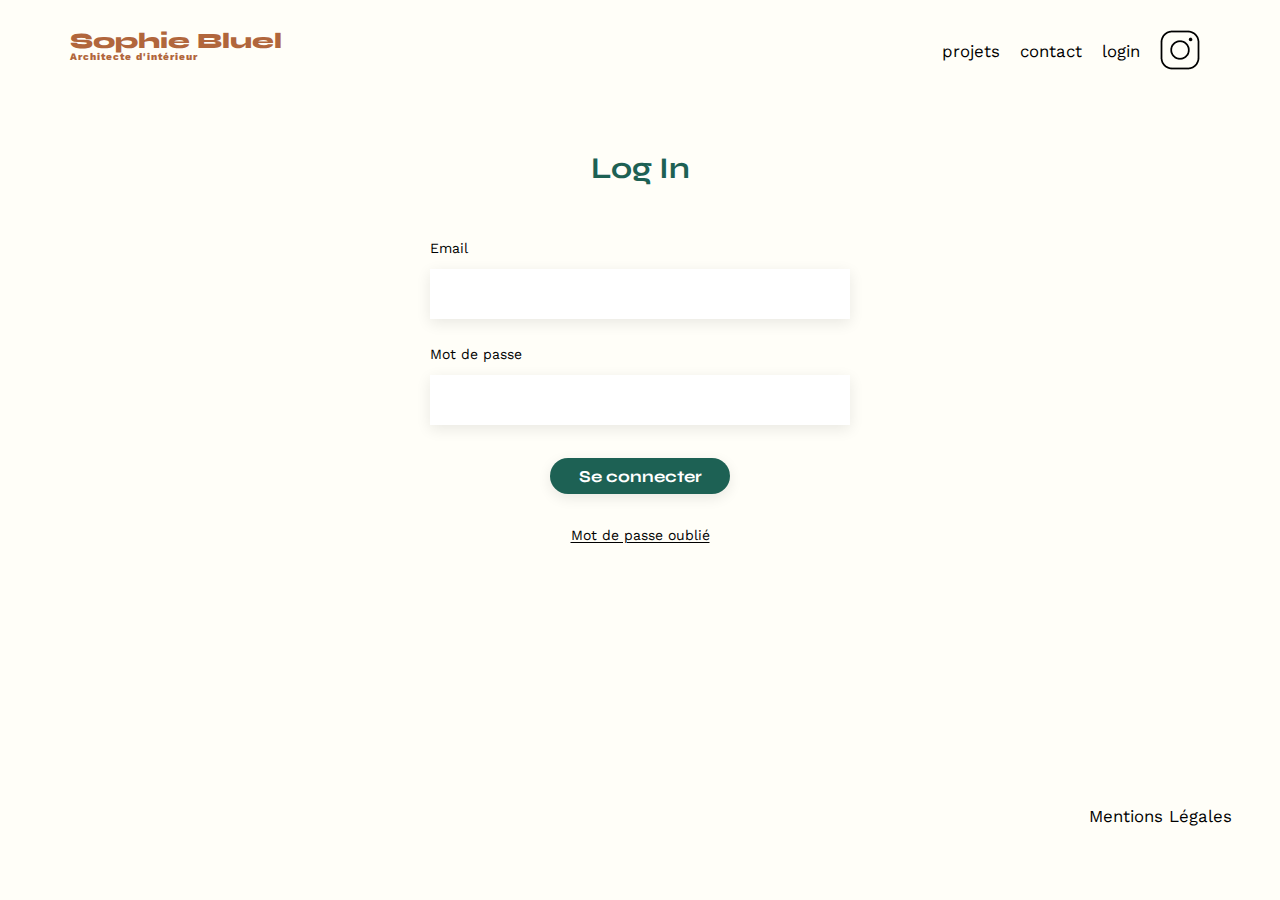
<file: FrontEnd/login.html>
<!DOCTYPE html>
<html lang="en">
<head>
    <meta charset="UTF-8">
	<title>Sophie Bluel - Architecte d'intérieur</title>
	<meta name="viewport" content="width=device-width, initial-scale=1.0">
	<link rel="preconnect" href="https://fonts.googleapis.com">
	<link rel="preconnect" href="https://fonts.gstatic.com" crossorigin>
	<link href="https://fonts.googleapis.com/css2?family=Syne:wght@700;800&family=Work+Sans&display=swap" rel="stylesheet">
	<meta name="description" content="">
	<link rel="stylesheet" href="./assets/style.css">
	<script src="login.js" defer></script>
</head>
<body>
    <header>
        <h1>Sophie Bluel <span>Architecte d'intérieur</span></h1>
        <nav>
            <ul>
                <li><a href="index.html">projets</a></li>
                <li>contact</li>
                <li>login</li>
                <li><img src="./assets/icons/instagram.png" alt="Instagram"></li>
            </ul>
        </nav>
    </header>
    <main>
        <section id="login">
            <h2>Log In</h2>
            
            <form action="#" method="post">
                
                <label for="email">Email</label>
                <input type="email" id="email" name="email" autocomplete="email" required>
                <p class="erreurEmail">adresse email incorrect</p>
                <label for="password">Mot de passe</label>
                <input type="password" name="password" id="password" required>
                <p class="erreurMotdepasse">mot de passe incorret</p>
                <button type="submit" id="loginButton">Se connecter </button>
            </form>
            <p class="forgetPassword">Mot de passe oublié</p>
        </section>
    </main>
    <footer id="footerLogin">
        <nav>
            <ul>
                <li>Mentions Légales</li>
            </ul>
        </nav>
    </footer>
</body>
</html>
</file>
<file: FrontEnd/assets/style.css>
/* http://meyerweb.com/eric/tools/css/reset/
   v2.0 | 20110126
   License: none (public domain)
*/

html, body, div, span, applet, object, iframe,
h1, h2, h3, h4, h5, h6, p, blockquote, pre,
a, abbr, acronym, address, big, cite, code,
del, dfn, em, img, ins, kbd, q, s, samp,
small, strike, strong, sub, sup, tt, var,
b, u, i, center,
dl, dt, dd, ol, ul, li,
fieldset, form, label, legend,
table, caption, tbody, tfoot, thead, tr, th, td,
article, aside, canvas, details, embed,
figure, figcaption, footer, header, hgroup,
menu, nav, output, ruby, section, summary,
time, mark, audio, video {
	margin: 0;
	padding: 0;
	border: 0;
	font-size: 100%;
	font: inherit;
	vertical-align: baseline;
}
/* HTML5 display-role reset for older browsers */
article, aside, details, figcaption, figure,
footer, header, hgroup, menu, nav, section {
	display: block;
}
body {
	line-height: 1;
}
ol, ul {
	list-style: none;
}
blockquote, q {
	quotes: none;
}
blockquote:before, blockquote:after,
q:before, q:after {
	content: '';
	content: none;
}
table {
	border-collapse: collapse;
	border-spacing: 0;
}
/** end reset css**/
body {
	max-width: 100%;
	margin:auto;
	font-family: 'Work Sans' ;
	font-size: 14px;
	position: relative;
	display: flex;
	flex-direction: column;
	justify-content: space-between;
	align-items: center;
	background-color: #FFFEF8;
}
header {
	max-width: 1140px;
	width: 100%;
	display: flex;
	justify-content: space-between;
	margin-top: 30px;
	
}
#headMenu {
	width: 100%;
	display: flex;
	justify-content: space-between;
	margin-top: 0px;
	
}
nav ul {
	display: flex;
	align-items: center;
	list-style-type: none;

}
nav li {
	padding: 0 10px;
	font-size: 1.2em;
}

li:hover {
	font-weight: bold;
	cursor: pointer;
}
nav a{
	text-decoration: none;
	color: black;
}
main{
	max-width: 840px;
	width: 100%;
	display: flex;
	flex-direction: column;
	justify-content: space-around;
}
section {
	margin: 50px 0
}

h1{
	display: flex;
	flex-direction: column;
	font-family: 'Syne';
	font-size: 22px;
	font-weight: 800;
	color: #B1663C
}

h1 > span {
	font-family: 'Work Sans';
	font-size:10px;
	letter-spacing: 0.1em;
;
}

h2{
	font-family: 'Syne';
	font-weight: 700;
	font-size: 30px;
	color: #1D6154
}

/*---------------------------------Modification edit mode ---------------------------*/
.bannerEdit{
	background-color: black;
	display: none;
	align-items: center;
	justify-content: center;
	height: 59px;
	margin: 0px;
	width: 100%;
	

}
.bannerEdit p{
	color: white;
	font-size: 16px;
	font-family: 'Work Sans', sans-serif;
	
}
.bannerEdit button{
	display: flex;
	background-color: black;
	gap: 20px;
	border: none;
}
.bannerEdit i{
	color: white;
	font-size: 15.58px;
}

.titreLoginProjet{
	display: flex;
	align-items: baseline;
	justify-content: center;
	gap: 20px;
	margin-left: 20px;
	margin-bottom: 50px;
	padding-top: 50px;
}
.modify{
	background-color: white;
	border: none;
	margin-bottom: 1em;
	margin-top: 0px;
	display: none;
	gap: 5px;
	align-items: center;
	justify-content: center;
	cursor: pointer;
}
.modify i{
	font-size: 15px;
	color: black;
}
.modify p{
	font-size: 14px;
	font-family: "work sans";
}


/*------------------------------------ Modal---------------------------------*/

.modal{
    width: 100%;
    height: 100%;
    position: absolute;
	margin: 0px;
    background-color: rgba(0, 0, 0, 0.5); 
    z-index: 2;
	display: none;
	
}

.windowModal{
	width: 630px;
    height: auto;
	margin-top: calc(100% - 68%);
	margin-left: calc(100% - 66%);
    background-color: white;
    border-radius: 20px;
    display: flex;
    flex-direction: column;
    align-items: center;
	position: static;
    z-index: 3;
	padding-bottom: 20px;
	
}
.previousClosed{
	margin-top: 20px;
	width: 90%;
	display: flex;
	align-items: center;
	justify-content: space-between;
}
.fa-solid{
    color: black;
	cursor: pointer;
}
.fa-arrow-left{
	font-size: 21px;
	display: flex;
}
.fa-xmark{
	font-size: 16px;
	display: flex;
}
.modalHome{
	display: flex;
	flex-direction: column;
	justify-content: space-around;
	align-items: center;
	height: 90%;
	width: 70%;
}
.modalContent{
    width: 100%;
    height: 50%;
    display: flex;
	flex-direction: row;
	align-items: center;
	justify-content: flex-start;
	gap: 13.5px;
	flex-wrap: wrap;
	padding-bottom: 20px;
	padding-top: 30px;
}
.modalContent article{
	position: relative;
	height: 103px;
    width: 77px;
    display: flex;
    align-items: center;
    justify-content: center;
}
.modalContent img{
	width: 100%;
	height: 100%;
	object-fit: cover;
}
.deleteDiv{
	position: absolute;
	width: 17px;
	height: 17px;
	top: 5px;
	right: 5px;
	background-color: black;
	border-radius: 2px;
	display: flex;
	justify-content: center;
	align-items: center;
	cursor: pointer;
}

.fas.fa-trash-can{
	color: white;
	font-size: 10px;
	position: absolute;
}

h4{
    font-size: 26px;
    color: black;
    width: 100%;
    display: flex;
    justify-content: center;
    font-family: 'Work Sans';
	
}
.titleModalGallery{
	display: flex;
}
.titleModalAjout{
	display: none;
}
.separLine {
    height: 2px;
    background-color: #B3B3B3;
    width: 100%;
    margin: 20px 0px;
}
.windowModal button{
	display: flex;
    align-items: center;
    justify-content: center;
	cursor: pointer;
	border: none;
	border-radius: 30px;
	margin-bottom: 10px;
}
.ajoutImage{
    background-color:#1D6154;
    border-radius: 30px;
    color: white;
    width: 237px;
    height: 36px;
    margin-top: 20px;
	font-size: 14px;
    font-weight: bold;
    font-family: 'Syne';
    
}
.windowAjoutImg{
	width: 70%;
    height: 100%;
	display: flex;
	flex-direction: column;
	align-items: center;
	justify-content: center;
}
.spaceImage{
	width: 420px;
	height: 169px;
	background-color: #E8F1F6;
	display: flex;
	flex-direction: column;
	justify-content: center;
	align-items: center;
	gap: 10px;
	margin-top: 20px;
}
.spaceImage i{
	width: 76px;
	height: 76px;
}
.spaceImage img{
	width: 50%;
	height: 100%;
	object-fit: cover;
}
.fa-image{
	font-size: 76px;
	color: #B9C5CC;
}
.spaceImage input{
	background-color: #CBD6DC;
    border-radius: 30px;
    color: white;
    width: 173px;
    height: 36px;
	display: none;
}
.spaceImage span{
	font-family: "Work Sans";
	font-size: 10px;
}
.btnAjoutPhoto {
	width: 173px;
	height: 36px;
	background-color: #CBD6DC;
	border-radius: 50px;
	display: flex;
	align-items: center;
	justify-content: center;
	color: #306685;
	font-size: 14px;
	font-family: 'work Sans';
	font-weight:400;
	cursor: pointer;
}
.windowAjoutImg form{
	width: 100%;
	height: 90%;
	display: flex;
	flex-direction: column;
	align-items: center;
	gap: 20px;
}
#titleImage{
	width: 100%;
	display: flex;
	flex-direction: column;
	gap: 10px;
}
#titleImage label{
	font-family: "Work Sans";
	font-size: 14px;
	font-weight: bold;
}
#titleImage input{
	height: 50px;
	font-size: 1.2em;
	border: none;
	box-shadow: 0px 4px 14px rgba(0, 0, 0, 0.09);
}
#categoryImage{
	width: 100%;
	display: flex;
	flex-direction: column;
	gap: 10px;
}
#categoryImage label{
	font-family: "Work Sans";
	font-size: 14px;
	font-weight: bold;
}
#categorySelect{
	height: 50px;
	font-size: 1.2em;
	border: none;
	box-shadow: 0px 4px 14px rgba(0, 0, 0, 0.09);
}
#btnValidationAjoutImage{
	background-color:#A7A7A7;
    border-radius: 30px;
    color: white;
    width: 237px;
    height: 36px;
	font-size: 14px;
    font-weight: bold;
    font-family: 'Syne';
}

/*----------------------------ALERTE---------------------------------------*/

.modalAlerte {
	display: none;
	justify-content: flex-start;
	align-items: center;
	position: fixed;
	z-index: 5;
	left: 0;
	top: 0;
	width: 100%;
	height: 100%;
	overflow: auto;
	background-color: rgba(0,0,0,0);
  }
  
  .alerteContent {
	background-color: #1D6154;
	margin: 15% auto;
	padding: 20px;
	border: none;
	border-radius: 10%;
	width: 10%;
	height: 6%;
	display: flex;
	justify-content: center;
	align-items: center;
  }
#customAlertMessage{
	font-family: "Syne";
	font-weight: bold;
	color: white;
}


/*-------------------------------------------------------------------------*/


#introduction {
	display: flex;
	align-items: center;
}
#introduction figure {
	flex: 1
}
#introduction img {
	display: block;
	margin: 0px;
	width: 90%;
}

#introduction article {
	flex: 1
}
#introduction h2 {
	margin-bottom: 1em;
}

#introduction p {
	margin-bottom: 0.5em;
}
#portfolio h2 {
	text-align: center;
	margin-bottom: 1em;
}
#filters{
	width: 100%;
	display: flex;
	justify-content: center;
	gap: 10px;
	margin-bottom: 40px;
}
#filters li{
	min-width: 50px;
	border: solid #1D6154 1px;
	border-radius: 20px;
	padding:5px 8px 5px 8px;
	display: flex;
	justify-content: center;
	color: #1D6154;
	font-weight: bold;
	cursor: pointer;
	font-size: 16px;
}
#filters li:hover{
	color: white;
	background-color: #1D6154;
}
#filters li.active {
    color: white;
    background-color: #1D6154;
}
.gallery {
	width: 100%;
	display: grid;
	grid-template-columns: 1fr 1fr 1fr;
	grid-column-gap: 20px;
	grid-row-gap: 20px;
}
.gallery img {
	width: 100%;
}
h3{
	margin-top: 5px;
	font-size: 13px;
}

#contact {
	width: 50%;
margin: auto;
}
#contact > * {
	text-align: center;

}
#contact h2{
	margin-bottom: 20px;
}
#contact form {
	text-align: left;
	margin-top:30px;
	display: flex;
	flex-direction: column;
}

#contact input {
	height: 50px;
	font-size: 1.2em;
	border: none;
	box-shadow: 0px 4px 14px rgba(0, 0, 0, 0.09);
}
#contact label {
	margin: 2em 0 1em 0;
}
#contact textarea {
	border: none;
	box-shadow: 0px 4px 14px rgba(0, 0, 0, 0.09);
}

input[type="submit"]{
	font-family: 'Syne';
	font-weight: 700;
	color: white;
	background-color: #1D6154;
	margin : 2em auto ;
	width: 180px;
	text-align: center;
	border-radius: 60px ;
}

footer nav ul {
	display: flex;
	justify-content: flex-end;
	margin: 2em
}

#login {
	width: 50%;
	margin: auto;
	padding-top: 80px;
	padding-bottom: 200px;
}
#login > * {
	text-align: center;

}
#login h2{
	margin-bottom: 20px;
}
#login form {
	text-align: left;
	margin-top:30px;
	display: flex;
	flex-direction: column;
}
#login input {
	height: 50px;
	font-size: 1.2em;
	border: none;
	box-shadow: 0px 4px 14px rgba(0, 0, 0, 0.09);
}
#email,
#password{
	all: unset;
	background-color: white !important;
	color: black !important;
}
#login label {
	margin: 2em 0 1em 0;
}
#loginButton {
	font-family: 'Syne';
	font-weight: 700;
	color: white;
	background-color: #1D6154;
	margin : 2em auto ;
	width: 180px;
	text-align: center;
	border-radius: 60px ;
	height: 36px;
	font-size: 1.2em;
	border: none;
	box-shadow: 0px 4px 14px rgba(0, 0, 0, 0.09);
	cursor: pointer;
}
.forgetPassword{
	text-decoration: underline;
	text-underline-offset: 2px;
}
.erreurEmail{
	color: red;
	font-weight: bold;
	margin-top: 10px;
	display: none;
}
.erreurMotdepasse{
	color: red;
	font-weight: bold;
	margin-top: 10px;
	display: none;
}
#footerLogin{
	margin-left: 75%;
	margin-top: 3%;
	width: 300px;
}
</file>
